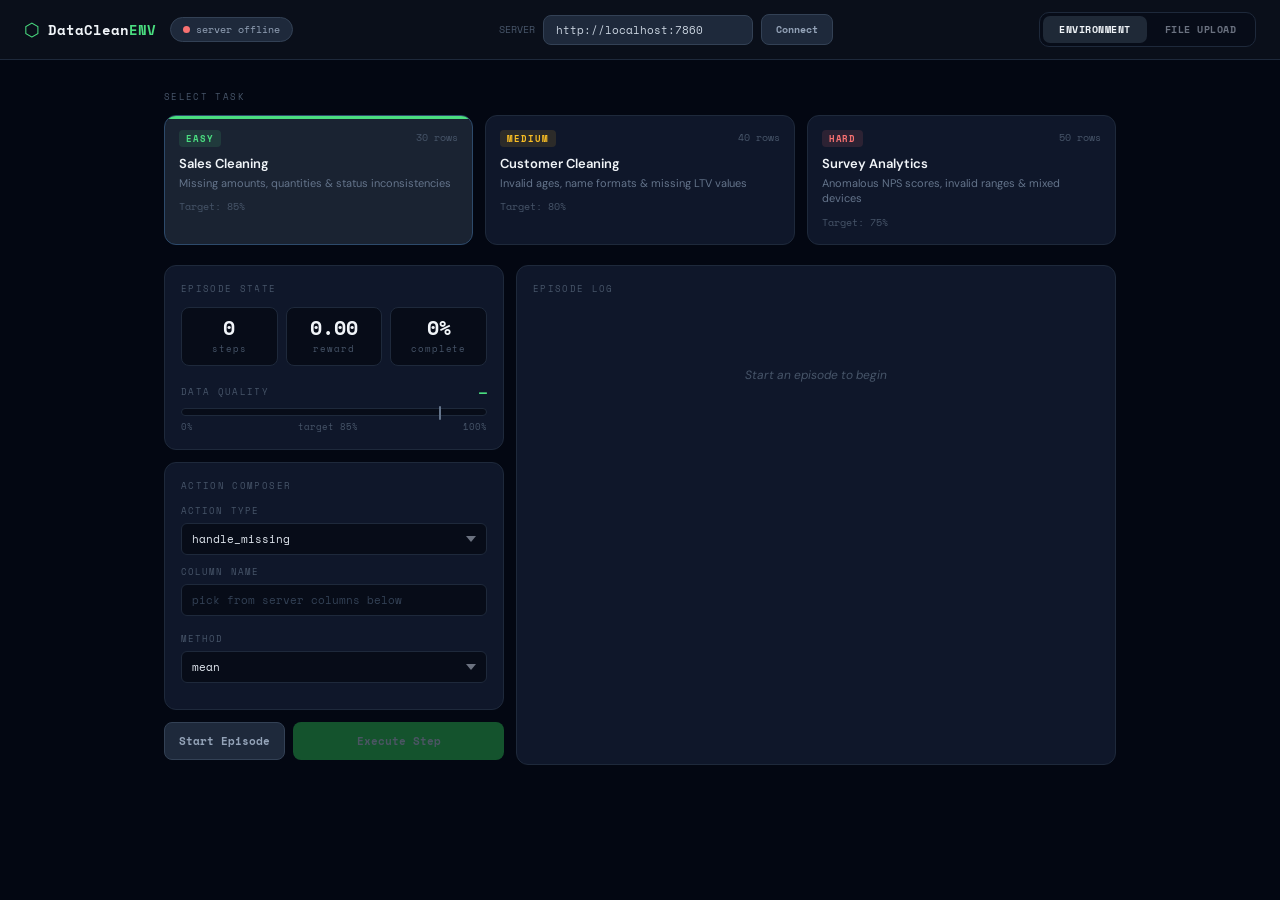
<file: index.html>
<!DOCTYPE html>
<html lang="en">
<head>
<meta charset="UTF-8"/>
<meta name="viewport" content="width=device-width,initial-scale=1.0"/>
<title>Data Cleaning Environment</title>
<link href="https://fonts.googleapis.com/css2?family=Space+Mono:wght@400;700&family=DM+Sans:wght@400;500;600&display=swap" rel="stylesheet"/>
<style>
*{box-sizing:border-box;margin:0;padding:0}
body{font-family:'DM Sans',sans-serif;background:#030712;color:#f1f5f9;min-height:100vh}
.mono{font-family:'Space Mono',monospace}
::-webkit-scrollbar{width:4px}
::-webkit-scrollbar-thumb{background:#374151;border-radius:2px}

/* layout */
header{position:sticky;top:0;z-index:20;background:#0a0f1a;border-bottom:1px solid #1e293b;padding:12px 24px;
  display:flex;align-items:center;justify-content:space-between;flex-wrap:wrap;gap:12px}
main{max-width:1000px;margin:0 auto;padding:24px}

/* status dot */
.dot{display:inline-block;width:7px;height:7px;border-radius:50%;background:#4b5563;flex-shrink:0}
.dot.online{background:#4ade80;box-shadow:0 0 7px #4ade80;animation:blink 2s infinite}
.dot.offline{background:#f87171}
@keyframes blink{0%,100%{opacity:1}50%{opacity:.4}}

/* nav tabs */
.tabs{display:flex;gap:2px;padding:3px;background:#070c18;border:1px solid #1e293b;border-radius:10px}
.nav-tab{font-family:'Space Mono',monospace;font-size:10px;font-weight:700;letter-spacing:.05em;
  padding:6px 16px;border-radius:7px;border:none;cursor:pointer;background:transparent;
  color:#6b7280;transition:all .15s}
.nav-tab:hover{color:#d1d5db}
.nav-tab.active{background:#1f2937;color:#f1f5f9}

/* server */
.srv-input{font-family:'Space Mono',monospace;font-size:11px;width:210px;background:#1e293b;
  border:1px solid #334155;border-radius:8px;padding:6px 12px;color:#cbd5e1;outline:none;transition:border-color .2s}
.srv-input:focus{border-color:#4ade80}
.btn-connect{font-family:'Space Mono',monospace;font-size:10px;font-weight:700;padding:7px 14px;
  border-radius:8px;background:#1e293b;border:1px solid #334155;color:#94a3b8;cursor:pointer;transition:all .15s}
.btn-connect:hover{border-color:#4ade80;color:#4ade80}

/* task cards */
.task-grid{display:grid;grid-template-columns:repeat(3,1fr);gap:12px;margin:10px 0 20px}
.task-card{position:relative;background:#0f172a;border:1px solid #1e293b;border-radius:12px;
  padding:14px;overflow:hidden;cursor:pointer;transition:all .15s;user-select:none}
.task-card:hover{background:#1e293b;border-color:#334155}
.task-card.active{background:#1a2332;border-color:#2d4a6b}
.task-bar{position:absolute;top:0;left:0;right:0;height:3px;border-radius:12px 12px 0 0}
.badge{font-family:'Space Mono',monospace;font-size:9px;font-weight:700;letter-spacing:.1em;padding:2px 7px;border-radius:4px}
.be{color:#4ade80;background:rgba(74,222,128,.12)}
.bm{color:#fbbf24;background:rgba(251,191,36,.12)}
.bh{color:#f87171;background:rgba(248,113,113,.12)}

/* error */
.err-bar{display:none;align-items:flex-start;gap:12px;padding:12px 16px;border-radius:12px;
  margin-bottom:16px;background:rgba(127,29,29,.2);border:1px solid rgba(248,113,113,.3)}

/* dashboard */
.dash{display:grid;grid-template-columns:340px 1fr;gap:12px;align-items:start}
.left-col{display:flex;flex-direction:column;gap:12px}
.card{background:#0f172a;border:1px solid #1e293b;border-radius:12px;padding:16px}
.sec-lbl{font-family:'Space Mono',monospace;font-size:9px;letter-spacing:.15em;color:#475569;display:block;margin-bottom:12px}

/* metrics */
.met-grid{display:grid;grid-template-columns:repeat(3,1fr);gap:8px;margin-bottom:16px}
.met{background:#070c18;border:1px solid #1e293b;border-radius:8px;padding:10px;text-align:center}
.met-v{font-family:'Space Mono',monospace;font-size:20px;font-weight:700;line-height:1;margin-bottom:4px}
.met-k{font-family:'Space Mono',monospace;font-size:9px;letter-spacing:.1em;color:#475569}

/* quality */
.q-track{position:relative;height:8px;background:#070c18;border:1px solid #1e293b;border-radius:4px;margin-bottom:4px;overflow:visible}
.q-fill{height:100%;border-radius:4px;transition:width .6s cubic-bezier(.4,0,.2,1);width:0%}
.q-good{background:linear-gradient(90deg,#14532d,#4ade80)}
.q-warn{background:linear-gradient(90deg,#713f12,#fbbf24)}
.q-pin{position:absolute;top:-3px;width:2px;height:14px;background:#64748b;border-radius:1px;transform:translateX(-50%)}
.q-lbls{display:flex;justify-content:space-between;font-family:'Space Mono',monospace;font-size:9px;color:#475569;margin-top:2px}

/* col tags */
.tag{font-family:'Space Mono',monospace;font-size:10px;padding:2px 8px;border-radius:4px;display:inline-block;margin:2px}
.tm{color:#fca5a5;background:rgba(220,38,38,.12);border:1px solid rgba(220,38,38,.25)}
.ta{color:#fcd34d;background:rgba(217,119,6,.12);border:1px solid rgba(217,119,6,.25)}
.ts{color:#4ade80;background:rgba(74,222,128,.12);border:1px solid rgba(74,222,128,.25)}
.grp-lbl{font-family:'Space Mono',monospace;font-size:9px;letter-spacing:.1em;color:#475569;display:block;margin-bottom:5px}

/* form */
.fl{font-family:'Space Mono',monospace;font-size:9px;letter-spacing:.12em;color:#475569;display:block;margin-bottom:6px}
.fc{width:100%;background:#070c18;border:1px solid #1e293b;border-radius:6px;color:#e2e8f0;
  font-family:'Space Mono',monospace;font-size:11px;padding:7px 10px;outline:none;transition:border-color .2s}
.fc:focus{border-color:#4ade80}
.fc::placeholder{color:#334155}
select.fc{appearance:none;-webkit-appearance:none;cursor:pointer;padding-right:28px;
  background-image:url("data:image/svg+xml,%3Csvg xmlns='http://www.w3.org/2000/svg' width='10' height='6'%3E%3Cpath d='M0 0l5 6 5-6z' fill='%236b7280'/%3E%3C/svg%3E");
  background-repeat:no-repeat;background-position:right 10px center}
select.fc option{background:#1e293b}
input[type=range]{accent-color:#4ade80;width:100%;cursor:pointer}

/* buttons */
.btn-r{background:#1e293b;border:1px solid #334155;color:#94a3b8;border-radius:8px;padding:10px 14px;
  font-family:'Space Mono',monospace;font-size:11px;font-weight:700;cursor:pointer;transition:all .15s}
.btn-r:hover:not(:disabled){border-color:#64748b;color:#f1f5f9}
.btn-r:disabled{opacity:.35;cursor:not-allowed}
.btn-s{background:#4ade80;color:#052e16;border:none;border-radius:8px;padding:10px 14px;
  font-family:'Space Mono',monospace;font-size:11px;font-weight:700;cursor:pointer;transition:background .15s}
.btn-s:hover:not(:disabled){background:#86efac}
.btn-s:disabled{background:#14532d;color:#4b5563;cursor:not-allowed}

/* grade */
.g-pass{padding:12px 14px;border-radius:10px;background:rgba(20,83,45,.18);border:1px solid rgba(74,222,128,.28)}
.g-fail{padding:12px 14px;border-radius:10px;background:rgba(127,29,29,.18);border:1px solid rgba(248,113,113,.28)}

/* log */
.log-panel{display:flex;flex-direction:column;min-height:500px;max-height:700px}
.log-scroll{flex:1;overflow-y:auto;min-height:0}
.log-empty{text-align:center;color:#475569;font-size:12px;font-style:italic;padding:60px 0}
.log-entry{display:grid;grid-template-columns:28px 1fr 58px;gap:8px;padding:8px 0;
  border-bottom:1px solid #1e293b;align-items:start;animation:fu .2s ease}
@keyframes fu{from{opacity:0;transform:translateY(4px)}to{opacity:1;transform:none}}
.log-foot{display:none;justify-content:space-between;padding-top:10px;margin-top:8px;
  border-top:1px solid #1e293b;font-family:'Space Mono',monospace;font-size:10px;color:#475569}

/* upload */
.drop-zone{border:2px dashed #334155;border-radius:18px;padding:56px 24px;text-align:center;cursor:pointer;transition:all .2s}
.drop-zone:hover,.drop-zone.drag-over{border-color:#4ade80;background:rgba(74,222,128,.04)}
.stats-g{display:none;grid-template-columns:repeat(4,1fr);gap:12px;margin-bottom:12px}
.analysis-g{display:grid;grid-template-columns:repeat(2,1fr);gap:10px}
.csc{background:#070c18;border:1px solid #1e293b;border-radius:8px;padding:10px 12px}
.csb{background:#030712;border-radius:3px;height:4px;margin-top:6px;overflow:hidden}
.csbf{height:100%;border-radius:3px;transition:width .5s}

/* preview table */
#pt th{font-family:'Space Mono',monospace;font-size:10px;text-align:left;padding:6px 10px;color:#64748b;white-space:nowrap;border-bottom:1px solid #1e293b}
#pt td{font-family:'Space Mono',monospace;font-size:10px;padding:5px 10px;color:#cbd5e1;border-top:1px solid #0f172a;white-space:nowrap;max-width:140px;overflow:hidden;text-overflow:ellipsis}
#pt td.nc{color:#f87171;font-style:italic}
#pt tr:hover td{background:#1a2332}

@media(max-width:768px){
  .dash{grid-template-columns:1fr}
  .task-grid{grid-template-columns:1fr}
  .stats-g{grid-template-columns:repeat(2,1fr)}
  .analysis-g{grid-template-columns:1fr}
  header{gap:8px}
}
</style>
</head>
<body>

<header>
  <div style="display:flex;align-items:center;gap:14px">
    <div style="display:flex;align-items:center;gap:8px">
      <span style="color:#4ade80;font-size:18px">⬡</span>
      <span class="mono" style="font-size:14px;font-weight:700">DataClean<span style="color:#4ade80">ENV</span></span>
    </div>
    <div style="display:flex;align-items:center;gap:6px;padding:4px 12px;border-radius:20px;background:#1e293b;border:1px solid #334155">
      <span id="sDot" class="dot offline"></span>
      <span id="sLbl" class="mono" style="font-size:10px;color:#94a3b8">offline</span>
    </div>
  </div>
  <div style="display:flex;align-items:center;gap:8px">
    <span class="mono" style="font-size:10px;color:#475569">SERVER</span>
    <input id="srvUrl" class="srv-input" type="text" value="http://localhost:7860"/>
    <button id="btnConn" class="btn-connect">Connect</button>
  </div>
  <div class="tabs">
    <button id="tEnv"    class="nav-tab active">ENVIRONMENT</button>
    <button id="tUpload" class="nav-tab">FILE UPLOAD</button>
  </div>
</header>

<main>

<!-- ══ ENVIRONMENT ══ -->
<div id="pEnv">
  <span class="mono" style="font-size:9px;letter-spacing:.15em;color:#475569">SELECT TASK</span>
  <div class="task-grid">
    <div class="task-card active" data-task="easy_sales_cleaning" data-target="0.85" data-diff="easy">
      <div class="task-bar" style="background:#4ade80"></div>
      <div style="display:flex;justify-content:space-between;margin-bottom:8px">
        <span class="badge be">EASY</span><span class="mono" style="font-size:10px;color:#475569">30 rows</span>
      </div>
      <div style="font-size:13px;font-weight:600;margin-bottom:4px">Sales Cleaning</div>
      <div style="font-size:11px;color:#64748b;line-height:1.4;margin-bottom:8px">Missing amounts, quantities & status inconsistencies</div>
      <div class="mono" style="font-size:10px;color:#475569">Target: 85%</div>
    </div>
    <div class="task-card" data-task="medium_customer_cleaning" data-target="0.80" data-diff="medium">
      <div class="task-bar"></div>
      <div style="display:flex;justify-content:space-between;margin-bottom:8px">
        <span class="badge bm">MEDIUM</span><span class="mono" style="font-size:10px;color:#475569">40 rows</span>
      </div>
      <div style="font-size:13px;font-weight:600;margin-bottom:4px">Customer Cleaning</div>
      <div style="font-size:11px;color:#64748b;line-height:1.4;margin-bottom:8px">Invalid ages, name formats & missing LTV values</div>
      <div class="mono" style="font-size:10px;color:#475569">Target: 80%</div>
    </div>
    <div class="task-card" data-task="hard_survey_analytics" data-target="0.75" data-diff="hard">
      <div class="task-bar"></div>
      <div style="display:flex;justify-content:space-between;margin-bottom:8px">
        <span class="badge bh">HARD</span><span class="mono" style="font-size:10px;color:#475569">50 rows</span>
      </div>
      <div style="font-size:13px;font-weight:600;margin-bottom:4px">Survey Analytics</div>
      <div style="font-size:11px;color:#64748b;line-height:1.4;margin-bottom:8px">Anomalous NPS scores, invalid ranges & mixed devices</div>
      <div class="mono" style="font-size:10px;color:#475569">Target: 75%</div>
    </div>
  </div>

  <div id="errBar" class="err-bar">
    <span style="color:#f87171;font-size:18px;flex-shrink:0">⚠</span>
    <div style="flex:1">
      <div style="font-size:13px;font-weight:600;color:#fca5a5;margin-bottom:2px">Server not reachable</div>
      <div id="errMsg" class="mono" style="font-size:10px;color:#f87171">Update SERVER URL and click Connect.</div>
    </div>
    <button id="btnCloseErr" style="background:none;border:none;color:#f87171;font-size:20px;cursor:pointer;line-height:1">×</button>
  </div>

  <div class="dash">
    <div class="left-col">

      <div class="card">
        <span class="sec-lbl">EPISODE STATE</span>
        <div class="met-grid">
          <div class="met"><div id="mS" class="met-v">0</div><div class="met-k">steps</div></div>
          <div class="met"><div id="mR" class="met-v">0.00</div><div class="met-k">reward</div></div>
          <div class="met"><div id="mC" class="met-v">0%</div><div class="met-k">complete</div></div>
        </div>
        <div style="display:flex;justify-content:space-between;align-items:center;margin-bottom:6px">
          <span class="mono" style="font-size:9px;letter-spacing:.15em;color:#475569">DATA QUALITY</span>
          <span id="qV" class="mono" style="font-size:13px;font-weight:700;color:#4ade80">—</span>
        </div>
        <div class="q-track"><div id="qF" class="q-fill q-good"></div><div id="qP" class="q-pin" style="left:85%"></div></div>
        <div class="q-lbls"><span>0%</span><span id="qL">target 85%</span><span>100%</span></div>
      </div>

      <div id="colCard" class="card" style="display:none">
        <span class="sec-lbl">COLUMN STATUS</span>
        <div id="cMiss"></div><div id="cAnom"></div><div id="cStd"></div>
        <div id="lastAct" class="mono" style="font-size:10px;color:#64748b;font-style:italic;padding-top:8px;margin-top:8px;border-top:1px solid #1e293b;display:none"></div>
      </div>

      <div class="card">
        <span class="sec-lbl">ACTION COMPOSER</span>
        <div style="margin-bottom:10px">
          <label class="fl">ACTION TYPE</label>
          <select id="aType" class="fc">
            <option value="handle_missing">handle_missing</option>
            <option value="detect_anomaly">detect_anomaly</option>
            <option value="standardize">standardize</option>
            <option value="validate">validate</option>
            <option value="aggregate">aggregate</option>
          </select>
        </div>
        <div style="margin-bottom:10px">
          <label class="fl">COLUMN NAME</label>
          <input id="colIn" type="text" list="colSugg" placeholder="pick from server columns below"
            class="fc" autocomplete="off" autocorrect="off" spellcheck="false"/>
          <datalist id="colSugg"></datalist>
          <!-- csv column hint chips -->
          <div id="colHints" style="display:flex;flex-wrap:wrap;gap:4px;margin-top:6px"></div>
          <div id="colHintLabel" style="font-family:'Space Mono',monospace;font-size:9px;color:#334155;margin-top:4px;display:none">
            ↑ columns from your uploaded CSV file — click to use
          </div>
        </div>
        <div id="mGrp" style="margin-bottom:10px">
          <label class="fl">METHOD</label>
          <select id="mSel" class="fc">
            <option value="mean">mean</option><option value="median">median</option>
            <option value="delete">delete</option><option value="forward_fill">forward_fill</option>
          </select>
        </div>
        <div id="tGrp" style="margin-bottom:10px;display:none">
          <label class="fl">THRESHOLD (σ): <span id="tVal">2.5</span></label>
          <input type="range" id="tSlide" min="1" max="5" step="0.1" value="2.5"/>
        </div>
      </div>

      <div style="display:flex;gap:8px">
        <button id="btnReset" class="btn-r" style="flex:1">Start Episode</button>
        <button id="btnStep"  class="btn-s" style="flex:2" disabled>Execute Step</button>
      </div>
      <div id="grade" style="display:none"></div>
    </div>

    <div class="card log-panel">
      <span class="sec-lbl">EPISODE LOG</span>
      <div id="logScroll" class="log-scroll">
        <div id="logEmpty" class="log-empty">Start an episode to begin</div>
      </div>
      <div id="logFoot" class="log-foot">
        <span id="logCnt">0 actions</span><span id="logTot">Σ 0.000</span>
      </div>
    </div>
  </div>
</div>

<!-- ══ FILE UPLOAD ══ -->
<div id="pUpload" style="display:none">

  <!-- Top bar: file list + add button -->
  <div style="display:flex;align-items:center;justify-content:space-between;margin-bottom:14px">
    <span class="mono" style="font-size:9px;letter-spacing:.15em;color:#475569">UPLOADED FILES</span>
    <button id="btnAddFile" style="font-family:'Space Mono',monospace;font-size:10px;font-weight:700;
      padding:6px 14px;border-radius:8px;background:rgba(74,222,128,.1);border:1px solid rgba(74,222,128,.3);
      color:#4ade80;cursor:pointer;display:flex;align-items:center;gap:6px">
      + Add CSV File
    </button>
  </div>

  <!-- File tabs list -->
  <div id="fileTabList" style="display:flex;flex-wrap:wrap;gap:8px;margin-bottom:16px;min-height:0"></div>

  <!-- Drop zone (shown when no files) -->
  <div id="dropZone" class="drop-zone">
    <div style="font-size:48px;margin-bottom:12px">📂</div>
    <p style="font-size:17px;font-weight:600;color:#e2e8f0;margin-bottom:4px">Drop your CSV file here</p>
    <p style="font-size:13px;color:#64748b;margin-bottom:20px">or click to browse · parsed entirely in your browser</p>
    <span class="mono" style="font-size:10px;padding:6px 14px;border-radius:20px;border:1px solid #334155;color:#64748b">.csv only · no server required</span>
    <input type="file" id="fInput" accept=".csv" style="display:none"/>
  </div>

  <!-- Active file info bar -->
  <div id="fBar" class="card" style="display:none;flex-direction:row;align-items:center;justify-content:space-between;margin-bottom:12px">
    <div style="display:flex;align-items:center;gap:12px">
      <span style="font-size:24px">📄</span>
      <div>
        <div id="fName" style="font-size:13px;font-weight:600;color:#e2e8f0"></div>
        <div id="fSize" class="mono" style="font-size:10px;color:#64748b;margin-top:2px"></div>
      </div>
    </div>
    <div style="display:flex;gap:8px">
      <button id="btnDl" style="display:none;font-family:'Space Mono',monospace;font-size:10px;font-weight:700;
        padding:6px 12px;border-radius:8px;background:rgba(20,83,45,.3);border:1px solid rgba(74,222,128,.3);color:#4ade80;cursor:pointer">
        ↓ Download Cleaned CSV</button>
      <button id="btnClear" style="font-family:'Space Mono',monospace;font-size:10px;padding:6px 10px;border-radius:6px;
        background:transparent;border:1px solid #334155;color:#64748b;cursor:pointer">✕ Remove File</button>
    </div>
  </div>

  <!-- Stats -->
  <div id="stGrid" class="stats-g">
    <div class="card" style="text-align:center"><div id="stR" class="mono" style="font-size:22px;font-weight:700;margin-bottom:4px">—</div><div class="mono" style="font-size:9px;color:#475569">ROWS</div></div>
    <div class="card" style="text-align:center"><div id="stC" class="mono" style="font-size:22px;font-weight:700;margin-bottom:4px">—</div><div class="mono" style="font-size:9px;color:#475569">COLUMNS</div></div>
    <div class="card" style="text-align:center"><div id="stM" class="mono" style="font-size:22px;font-weight:700;margin-bottom:4px;color:#f87171">—</div><div class="mono" style="font-size:9px;color:#475569">MISSING</div></div>
    <div class="card" style="text-align:center"><div id="stQ" class="mono" style="font-size:22px;font-weight:700;margin-bottom:4px;color:#4ade80">—</div><div class="mono" style="font-size:9px;color:#475569">QUALITY</div></div>
  </div>

  <!-- Column analysis -->
  <div id="colAnal" class="card" style="display:none;margin-bottom:12px">
    <span class="sec-lbl">COLUMN ANALYSIS</span>
    <div id="analGrid" class="analysis-g"></div>
  </div>

  <!-- Preview -->
  <div id="prevSec" class="card" style="display:none">
    <div style="display:flex;justify-content:space-between;align-items:center;margin-bottom:12px">
      <span class="sec-lbl" style="margin:0">DATA PREVIEW</span>
      <span id="prevNote" class="mono" style="font-size:9px;color:#475569"></span>
    </div>
    <div style="overflow-x:auto">
      <table id="pt" style="width:100%"><thead id="pH"></thead><tbody id="pB"></tbody></table>
    </div>
  </div>
</div>

</main>
<script>
/* ══════ STATE ══════ */
let API='http://localhost:7860';
const S={task:'easy_sales_cleaning',target:0.85,running:false,stepNum:0,cumReward:0,obs:null,log:[],loading:false};
let csvData=[],csvHeaders=[];
const $=id=>document.getElementById(id);

/* ══════ TABS ══════ */
function tab(t){
  $('pEnv').style.display   =t==='env'?'':'none';
  $('pUpload').style.display=t==='upload'?'':'none';
  $('tEnv').classList.toggle('active',t==='env');
  $('tUpload').classList.toggle('active',t==='upload');
  // when switching to env, clear colIn and refresh chips
  if(t==='env'){
    $('colIn').value='';
    $('colSugg').innerHTML='';
    if(S.obs) rSugg(S.obs);   // re-render chips (will use csvHeaders if uploaded)
    else {
      // no episode yet — still show CSV chips if available
      const hints=$('colHints'),lbl=$('colHintLabel');
      if(hints && csvHeaders.length){
        if(lbl) lbl.style.display='';
        hints.innerHTML=csvHeaders.map(c=>
          `<span onclick="document.getElementById('colIn').value='${c.replace(/'/g,"\\'")}'"
            style="cursor:pointer;font-family:'Space Mono',monospace;font-size:9px;padding:2px 8px;
            border-radius:4px;color:#7dd3fc;background:rgba(56,189,248,.1);border:1px solid rgba(56,189,248,.25)">${c}</span>`
        ).join('');
      }
    }
  }
}

/* ══════ SERVER ══════ */
function reconnect(){
  API=($('srvUrl').value||'').trim().replace(/\/$/,'')||'http://localhost:7860';
  ping();
}
async function ping(){
  dot('offline','connecting...');
  try{
    const r=await fetch(`${API}/`,{signal:AbortSignal.timeout(5000)});
    if(r.ok){dot('online','server online');$('errBar').style.display='none';return true;}
  }catch(e){}
  dot('offline','server offline');return false;
}
function dot(cls,lbl){$('sDot').className='dot '+cls;$('sLbl').textContent=lbl;}
function showErr(m){$('errBar').style.display='flex';$('errMsg').textContent=m;}

/* ══════ TASK CARDS ══════ */
const DC={easy:'#4ade80',medium:'#fbbf24',hard:'#f87171'};
function selTask(card){
  document.querySelectorAll('.task-card').forEach(c=>{c.classList.remove('active');const b=c.querySelector('.task-bar');if(b)b.style.background='transparent';});
  card.classList.add('active');
  const b=card.querySelector('.task-bar');if(b)b.style.background=DC[card.dataset.diff]||'#4ade80';
  S.task=card.dataset.task;S.target=parseFloat(card.dataset.target);
  resetEp();
}
function resetEp(){
  S.running=false;S.stepNum=0;S.cumReward=0;S.obs=null;S.log=[];
  rMetrics();rLog();
  $('colCard').style.display='none';$('grade').style.display='none';
  $('btnReset').textContent='Start Episode';$('btnStep').disabled=true;
  $('colIn').value='';
  $('colSugg').innerHTML='';
  const h=$('colHints');if(h)h.innerHTML='';
  const p=S.target*100;
  $('qP').style.left=p+'%';$('qL').textContent='target '+p.toFixed(0)+'%';
  $('qV').textContent='—';$('qF').style.width='0%';
}

/* ══════ ACTION CONTROLS ══════ */
const METH={handle_missing:['mean','median','delete','forward_fill'],standardize:['lowercase','uppercase','title_case','minmax','zscore'],detect_anomaly:[],validate:[],aggregate:[]};
function updateCtrl(){
  const t=$('aType').value,m=METH[t]||[];
  $('mGrp').style.display=m.length?'':'none';
  if(m.length)$('mSel').innerHTML=m.map(x=>`<option value="${x}">${x}</option>`).join('');
  $('tGrp').style.display=t==='detect_anomaly'?'':'none';
}

/* ══════ EPISODE ══════ */
async function handleReset(){
  if(S.loading)return;S.loading=true;setLoad(true);$('errBar').style.display='none';$('grade').style.display='none';
  if(!await ping()){showErr(`Cannot reach ${API} — update SERVER URL and click Connect.`);S.loading=false;setLoad(false);return;}
  try{
    const r=await fetch(`${API}/reset`,{method:'POST',headers:{'Content-Type':'application/json'},body:JSON.stringify({task_name:S.task})});
    if(!r.ok)throw new Error('HTTP '+r.status);
    const d=await r.json();
    S.obs=d.observation;S.running=true;S.stepNum=0;S.cumReward=0;S.log=[];
    rMetrics();rQual(d.observation);rColStatus(d.observation);rLog();rSugg(d.observation);
    $('btnReset').textContent='Reset';$('btnStep').disabled=false;
  }catch(e){showErr('Reset failed: '+e.message);}
  S.loading=false;setLoad(false);
}
async function handleStep(){
  if(!S.running||S.loading)return;S.loading=true;setLoad(true);
  const at=$('aType').value,col=($('colIn').value.trim())||S.obs?.missing_columns?.[0]||'amount';
  const action={action_type:at,column_name:col};
  if(METH[at]?.length)action.method=$('mSel').value;
  if(at==='detect_anomaly')action.threshold=parseFloat($('tSlide').value);
  try{
    const r=await fetch(`${API}/step`,{method:'POST',headers:{'Content-Type':'application/json'},body:JSON.stringify({task_name:S.task,action})});
    if(!r.ok)throw new Error('HTTP '+r.status);
    const d=await r.json();
    const rw=d.reward?.immediate_reward??0;
    S.stepNum++;S.cumReward=+(S.cumReward+rw).toFixed(4);S.obs=d.observation;
    S.log.push({step:S.stepNum,at,col,meth:action.method||null,rw,res:d.observation?.last_action_result||''});
    rMetrics();rQual(d.observation);rColStatus(d.observation);rLog();rSugg(d.observation);
    if(d.done){S.running=false;$('btnStep').disabled=true;await handleGrade();}
  }catch(e){showErr('Step failed: '+e.message);}
  S.loading=false;setLoad(false);
}
async function handleGrade(){
  try{
    const r=await fetch(`${API}/grader`,{method:'POST',headers:{'Content-Type':'application/json'},body:JSON.stringify({task_name:S.task,episode_data:{}})});
    const d=await r.json();
    const sc=d.score||0,ql=d.details?.quality_score||0,pass=sc>=S.target;
    const g=$('grade');g.className=pass?'g-pass':'g-fail';g.style.display='';
    g.innerHTML=`<div style="font-size:13px;font-weight:600;margin-bottom:4px;color:${pass?'#4ade80':'#f87171'}">${pass?'✓ Episode Passed':'✗ Episode Ended'}</div>
      <div class="mono" style="font-size:10px;color:#64748b">Grade: ${(sc*100).toFixed(1)}% · Quality: ${(ql*100).toFixed(1)}% · Steps: ${S.stepNum}</div>`;
  }catch(e){}
}

/* ══════ RENDERERS ══════ */
function rMetrics(){$('mS').textContent=S.stepNum;$('mR').textContent=S.cumReward.toFixed(2);$('mC').textContent=(S.obs?.completion_percentage||0).toFixed(0)+'%';}
function rQual(obs){
  if(!obs)return;
  const p=Math.min(100,(obs.data_quality_score||0)*100),tp=S.target*100;
  $('qV').textContent=p.toFixed(1)+'%';$('qV').style.color=p>=tp?'#4ade80':'#fbbf24';
  $('qF').style.width=p+'%';$('qF').className='q-fill '+(p>=tp?'q-good':'q-warn');
  $('qP').style.left=tp+'%';$('qL').textContent='target '+tp.toFixed(0)+'%';
}
function rColStatus(obs){
  if(!obs)return;$('colCard').style.display='';
  const g=(id,cols,cls,lbl)=>{const el=$(id);el.innerHTML='';if(!cols?.length)return;
    el.innerHTML=`<div style="margin-bottom:10px"><span class="grp-lbl">${lbl}</span><div>${cols.map(c=>`<span class="tag ${cls}">${c}</span>`).join('')}</div></div>`;};
  g('cMiss',obs.missing_columns,'tm','MISSING');
  g('cAnom',obs.anomaly_columns,'ta','ANOMALIES');
  g('cStd', obs.standardized_columns,'ts','STANDARDIZED');
  const la=$('lastAct');
  if(obs.last_action_result){la.textContent=obs.last_action_result;la.style.display='';}else la.style.display='none';
}
function rLog(){
  const sc=$('logScroll');
  $('logEmpty').style.display=S.log.length?'none':'';
  sc.querySelectorAll('.log-entry').forEach(e=>e.remove());
  S.log.forEach(e=>{
    const d=document.createElement('div');d.className='log-entry';
    const rc=e.rw>0?'#4ade80':e.rw<0?'#f87171':'#475569';
    const rs=(e.rw>=0?'+':'')+e.rw.toFixed(3);
    d.innerHTML=`<span class="mono" style="font-size:10px;color:#475569">#${e.step}</span>
      <div><div class="mono" style="font-size:11px;color:#e2e8f0;margin-bottom:2px">${e.at}<span style="color:#334155"> → </span><span style="color:#60a5fa">${e.col}</span>${e.meth?`<span style="color:#475569"> [${e.meth}]</span>`:''}</div>
      ${e.res?`<div style="font-size:10px;color:#64748b">${e.res}</div>`:''}</div>
      <div class="mono" style="font-size:11px;font-weight:700;text-align:right;color:${rc}">${rs}</div>`;
    sc.appendChild(d);
  });
  sc.scrollTop=sc.scrollHeight;
  const ft=$('logFoot');ft.style.display=S.log.length?'flex':'none';
  $('logCnt').textContent=S.log.length+' actions';$('logTot').textContent='Σ '+S.cumReward.toFixed(3);
}
function rSugg(obs){
  if(!obs) return;
  const missing = [...(obs.missing_columns||[])];
  const anomaly = [...(obs.anomaly_columns||[])];
  const serverCols = [...missing, ...anomaly].filter((v,i,a)=>a.indexOf(v)===i);

  // datalist: show server columns for dropdown autocomplete
  $('colSugg').innerHTML = serverCols.map(c=>`<option value="${c}"></option>`).join('');

  // always reset input to first SERVER column
  $('colIn').value = serverCols.length ? serverCols[0] : '';

  // chips: show CSV file columns if uploaded, else fall back to server columns
  const hints     = $('colHints');
  const hintLabel = $('colHintLabel');
  if (!hints) return;

  const chipCols  = csvHeaders.length > 0 ? csvHeaders : serverCols;
  const isCSV     = csvHeaders.length > 0;

  if (hintLabel) hintLabel.style.display = isCSV ? '' : 'none';

  hints.innerHTML = chipCols.map(c => {
    const isMissing = missing.includes(c);
    const color = isCSV
      ? 'color:#7dd3fc;background:rgba(56,189,248,.1);border:1px solid rgba(56,189,248,.25)'   // blue for CSV
      : isMissing
        ? 'color:#fca5a5;background:rgba(220,38,38,.12);border:1px solid rgba(220,38,38,.25)'  // red for missing
        : 'color:#fcd34d;background:rgba(217,119,6,.12);border:1px solid rgba(217,119,6,.25)'; // amber for anomaly
    return `<span onclick="document.getElementById('colIn').value='${c.replace(/'/g,"\\'")}'"
      style="cursor:pointer;font-family:'Space Mono',monospace;font-size:9px;padding:2px 8px;
      border-radius:4px;transition:opacity .15s;${color}">${c}</span>`;
  }).join('');
}
function setLoad(on){
  $('btnReset').disabled=on;if(S.running)$('btnStep').disabled=on;
  $('btnReset').textContent=on?'...':(S.running?'Reset':'Start Episode');
  $('btnStep').textContent=on?'...':'Execute Step';
}

/* ══════ FILE UPLOAD — multi-file manager ══════ */
const isNull=v=>{const lv=String(v).toLowerCase().trim();return lv===''||lv==='null'||lv==='nan'||lv==='none'||lv==='n/a';};

// file store: [{name, size, headers, data}]
let files=[], activeIdx=-1;

function showDropZone(show){
  $('dropZone').style.display = show ? '' : 'none';
}

function renderFileTabs(){
  const list=$('fileTabList');
  list.innerHTML='';
  if(files.length===0){ showDropZone(true); return; }
  showDropZone(false);
  files.forEach((f,i)=>{
    const btn=document.createElement('button');
    btn.style.cssText=`font-family:'Space Mono',monospace;font-size:10px;font-weight:700;
      padding:6px 12px;border-radius:8px;cursor:pointer;transition:all .15s;
      background:${i===activeIdx?'#1e3a2f':'#0f172a'};
      border:1px solid ${i===activeIdx?'rgba(74,222,128,.5)':'#1e293b'};
      color:${i===activeIdx?'#4ade80':'#64748b'};
      display:flex;align-items:center;gap:6px`;
    btn.innerHTML=`📄 ${f.name} <span style="opacity:.5;font-size:9px">${f.rows}r</span>
      <span class="rm-btn" data-idx="${i}" style="margin-left:4px;color:#475569;font-size:12px">×</span>`;
    btn.addEventListener('click', e=>{
      if(e.target.classList.contains('rm-btn')){
        removeFile(parseInt(e.target.dataset.idx)); return;
      }
      setActive(i);
    });
    list.appendChild(btn);
  });
}

function setActive(i){
  activeIdx=i;
  renderFileTabs();
  if(i<0||i>=files.length){ hideFileDetails(); return; }
  const f=files[i];
  $('fBar').style.display='flex';
  $('fName').textContent=f.name;
  $('fSize').textContent=f.sizeStr+' · '+f.rows+' rows · '+f.headers.length+' columns';
  $('btnDl').style.display='';
  // set globals for download
  csvData=f.data; csvHeaders=f.headers;
  analCSV(f); prevCSV(f);
}

function hideFileDetails(){
  ['fBar','colAnal','prevSec'].forEach(id=>$(id).style.display='none');
  $('stGrid').style.display='none';
}

function removeFile(i){
  files.splice(i,1);
  if(files.length===0){ activeIdx=-1; hideFileDetails(); renderFileTabs(); return; }
  const newIdx=Math.min(i, files.length-1);
  setActive(newIdx);
  renderFileTabs();
}

function procFile(file){
  if(!file.name.toLowerCase().endsWith('.csv')){alert('Please upload a .csv file');return;}
  const rd=new FileReader();rd.onload=ev=>parseCSV(ev.target.result,file);rd.readAsText(file);
}

function parseCSV(text,file){
  const lines=text.trim().split(/\r?\n/);if(lines.length<2){alert('CSV is empty');return;}
  const headers=lines[0].split(',').map(h=>h.trim().replace(/^"|"$/g,''));
  const data=lines.slice(1).map(line=>{
    const vals=[];let cur='',inQ=false;
    for(let i=0;i<line.length;i++){const ch=line[i];if(ch==='"'){inQ=!inQ;continue;}if(ch===','&&!inQ){vals.push(cur.trim());cur='';continue;}cur+=ch;}
    vals.push(cur.trim());const row={};headers.forEach((h,i)=>{row[h]=vals[i]??'';});return row;
  }).filter(r=>Object.values(r).some(v=>v!==''));

  // check if file already loaded
  const existing=files.findIndex(f=>f.name===file.name);
  const entry={name:file.name,sizeStr:(file.size/1024).toFixed(1)+' KB',rows:data.length,headers,data};
  if(existing>=0){ files[existing]=entry; setActive(existing); }
  else { files.push(entry); setActive(files.length-1); }
  renderFileTabs();
}

function analCSV(f){
  const {headers,data}=f;let miss=0;
  const stats=headers.map(col=>{
    const vals=data.map(r=>r[col]??'');const m=vals.filter(isNull).length;miss+=m;
    const num=vals.filter(v=>!isNull(v)&&!isNaN(parseFloat(v)));
    return{col,m,pct:((vals.length-m)/vals.length*100).toFixed(0),isNum:num.length>vals.length*.5};
  });
  const q=Math.max(0,1-miss/(data.length*headers.length));
  $('stGrid').style.display='grid';
  $('stR').textContent=data.length;$('stC').textContent=headers.length;
  $('stM').textContent=miss;$('stQ').textContent=(q*100).toFixed(0)+'%';
  $('colAnal').style.display='';
  $('analGrid').innerHTML=stats.map(s=>`
    <div class="csc">
      <div style="display:flex;justify-content:space-between;align-items:start;margin-bottom:4px">
        <span class="mono" style="font-size:11px;font-weight:700;color:#e2e8f0;word-break:break-all">${s.col}</span>
        <span class="mono" style="font-size:9px;padding:2px 6px;border-radius:4px;white-space:nowrap;margin-left:6px;${s.isNum?'color:#60a5fa;background:rgba(96,165,250,.12);border:1px solid rgba(96,165,250,.25)':'color:#a78bfa;background:rgba(167,139,250,.12);border:1px solid rgba(167,139,250,.25)'}">${s.isNum?'numeric':'text'}</span>
      </div>
      <div style="display:flex;justify-content:space-between;font-family:'Space Mono',monospace;font-size:10px">
        <span style="color:#64748b">${s.pct}% filled</span>
        <span style="${s.m>0?'color:#f87171':''}">${s.m} missing</span>
      </div>
      <div class="csb"><div class="csbf" style="width:${s.pct}%;background:${s.isNum?'#3b82f6':'#8b5cf6'}"></div></div>
    </div>`).join('');
}

function prevCSV(f){
  const {headers,data}=f,LIM=20;
  $('prevSec').style.display='';
  $('prevNote').textContent=data.length>LIM?`first ${LIM} of ${data.length} rows`:`${data.length} rows`;
  $('pH').innerHTML=`<tr>${headers.map(h=>`<th>${h}</th>`).join('')}</tr>`;
  $('pB').innerHTML=data.slice(0,LIM).map(row=>
    `<tr>${headers.map(h=>{const v=row[h]??'';return`<td class="${isNull(v)?'nc':''}">${isNull(v)?'NULL':v}</td>`;}).join('')}</tr>`).join('');
}

function dlClean(){
  if(activeIdx<0)return;
  const {headers,data,name}=files[activeIdx];
  const rows=[headers.join(',')];
  data.forEach(r=>rows.push(headers.map(h=>{const v=r[h]??'';return String(v).includes(',')?`"${v}"`:v;}).join(',')));
  const a=document.createElement('a');a.href=URL.createObjectURL(new Blob([rows.join('\n')],{type:'text/csv'}));
  a.download='cleaned_'+name;document.body.appendChild(a);a.click();document.body.removeChild(a);
}

function clearUp(){
  if(activeIdx>=0) removeFile(activeIdx);
}

/* ══════ INIT ══════ */
document.addEventListener('DOMContentLoaded',()=>{
  $('tEnv').addEventListener('click',    ()=>tab('env'));
  $('tUpload').addEventListener('click', ()=>tab('upload'));
  $('btnConn').addEventListener('click', reconnect);
  $('srvUrl').addEventListener('keydown',e=>{if(e.key==='Enter')reconnect();});
  document.querySelectorAll('.task-card').forEach(c=>c.addEventListener('click',()=>selTask(c)));
  $('btnCloseErr').addEventListener('click',()=>$('errBar').style.display='none');
  $('btnReset').addEventListener('click',handleReset);
  $('btnStep').addEventListener('click',handleStep);
  $('aType').addEventListener('change',updateCtrl);
  $('tSlide').addEventListener('input',()=>$('tVal').textContent=$('tSlide').value);

  // file upload — drop zone + hidden input
  const dz=$('dropZone'),fi=$('fInput');
  dz.addEventListener('click',()=>fi.click());
  dz.addEventListener('dragover',e=>{e.preventDefault();dz.classList.add('drag-over');});
  dz.addEventListener('dragleave',()=>dz.classList.remove('drag-over'));
  dz.addEventListener('drop',e=>{e.preventDefault();dz.classList.remove('drag-over');
    Array.from(e.dataTransfer?.files||[]).forEach(f=>procFile(f));});
  fi.addEventListener('change',e=>{Array.from(e.target.files||[]).forEach(f=>procFile(f));fi.value='';});

  // Add CSV button (separate hidden input so it doesn't conflict)
  const addInput=document.createElement('input');
  addInput.type='file';addInput.accept='.csv';addInput.multiple=true;addInput.style.display='none';
  document.body.appendChild(addInput);
  addInput.addEventListener('change',e=>{Array.from(e.target.files||[]).forEach(f=>procFile(f));addInput.value='';});
  $('btnAddFile').addEventListener('click',()=>addInput.click());

  $('btnDl').addEventListener('click',dlClean);
  $('btnClear').addEventListener('click',clearUp);

  // init
  updateCtrl();tab('env');
  renderFileTabs();
  ping();setInterval(ping,30000);
});
</script>
</body>
</html>
</file>
